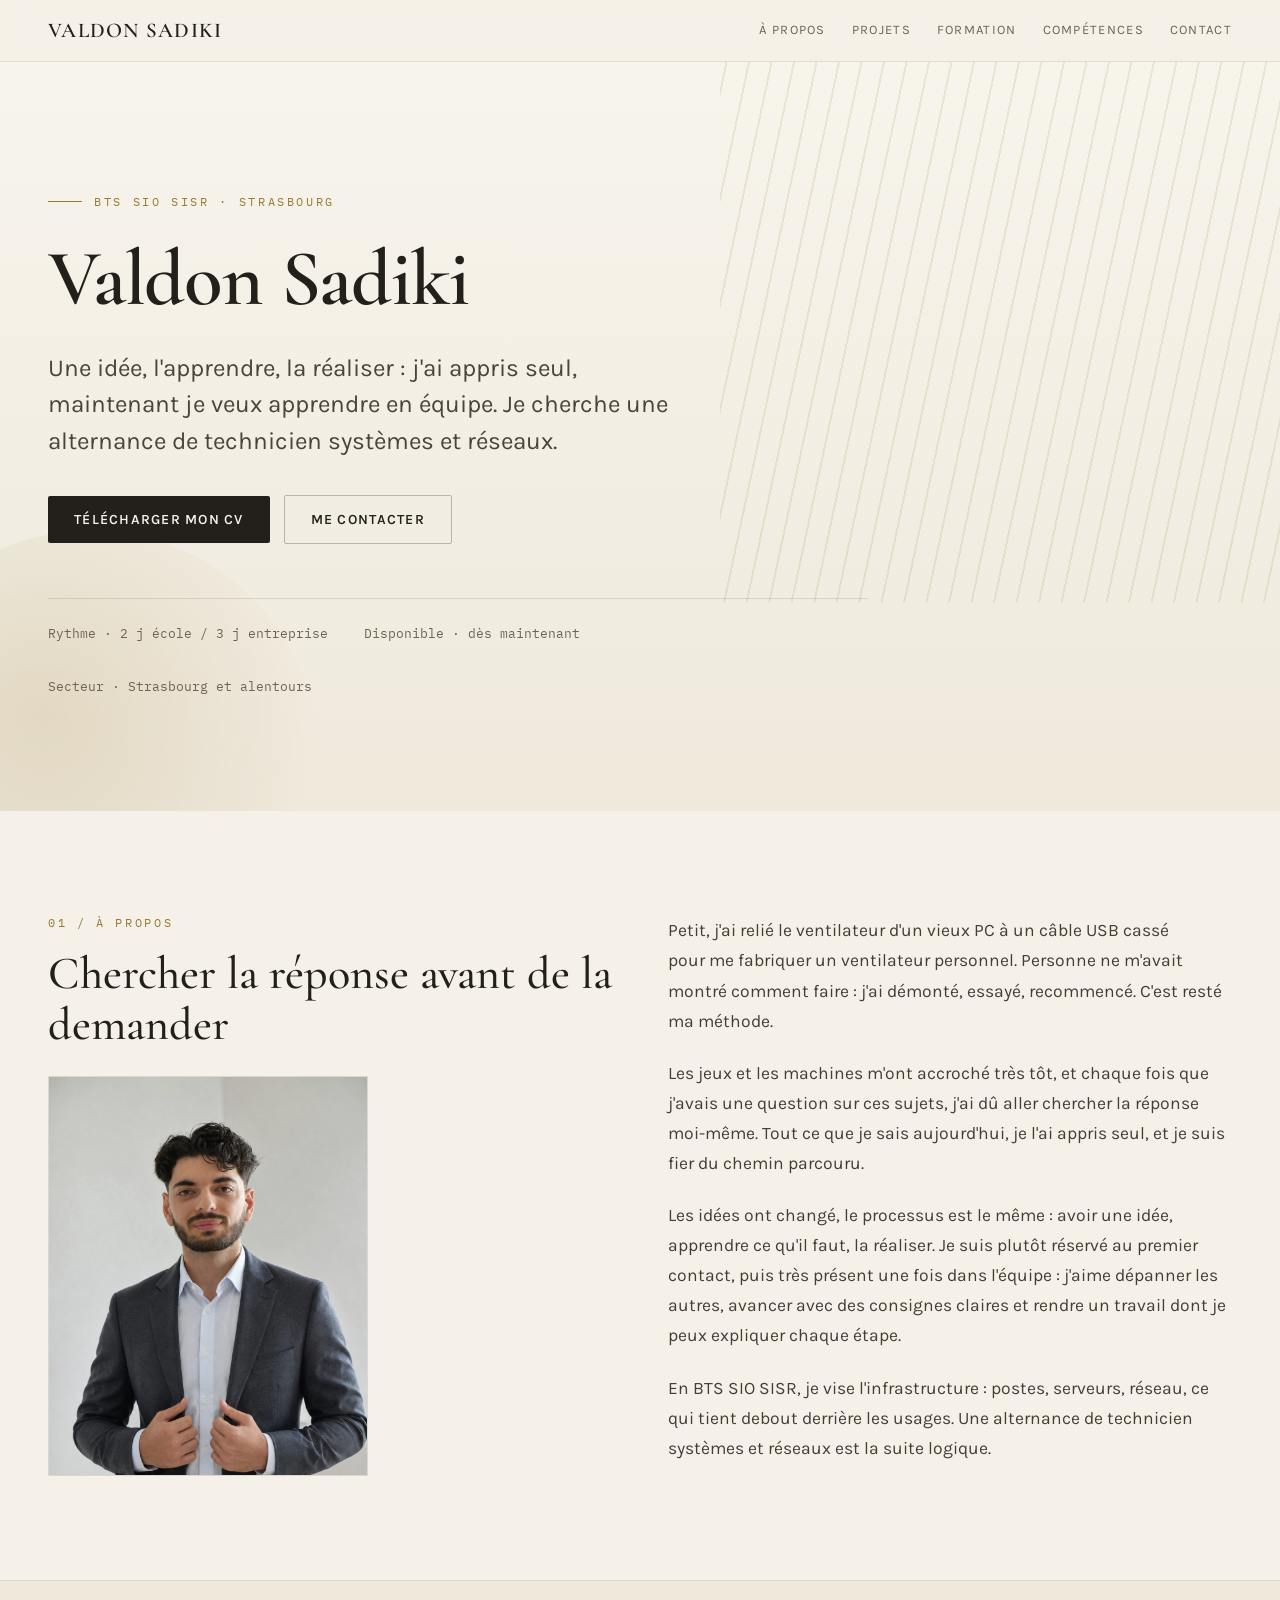
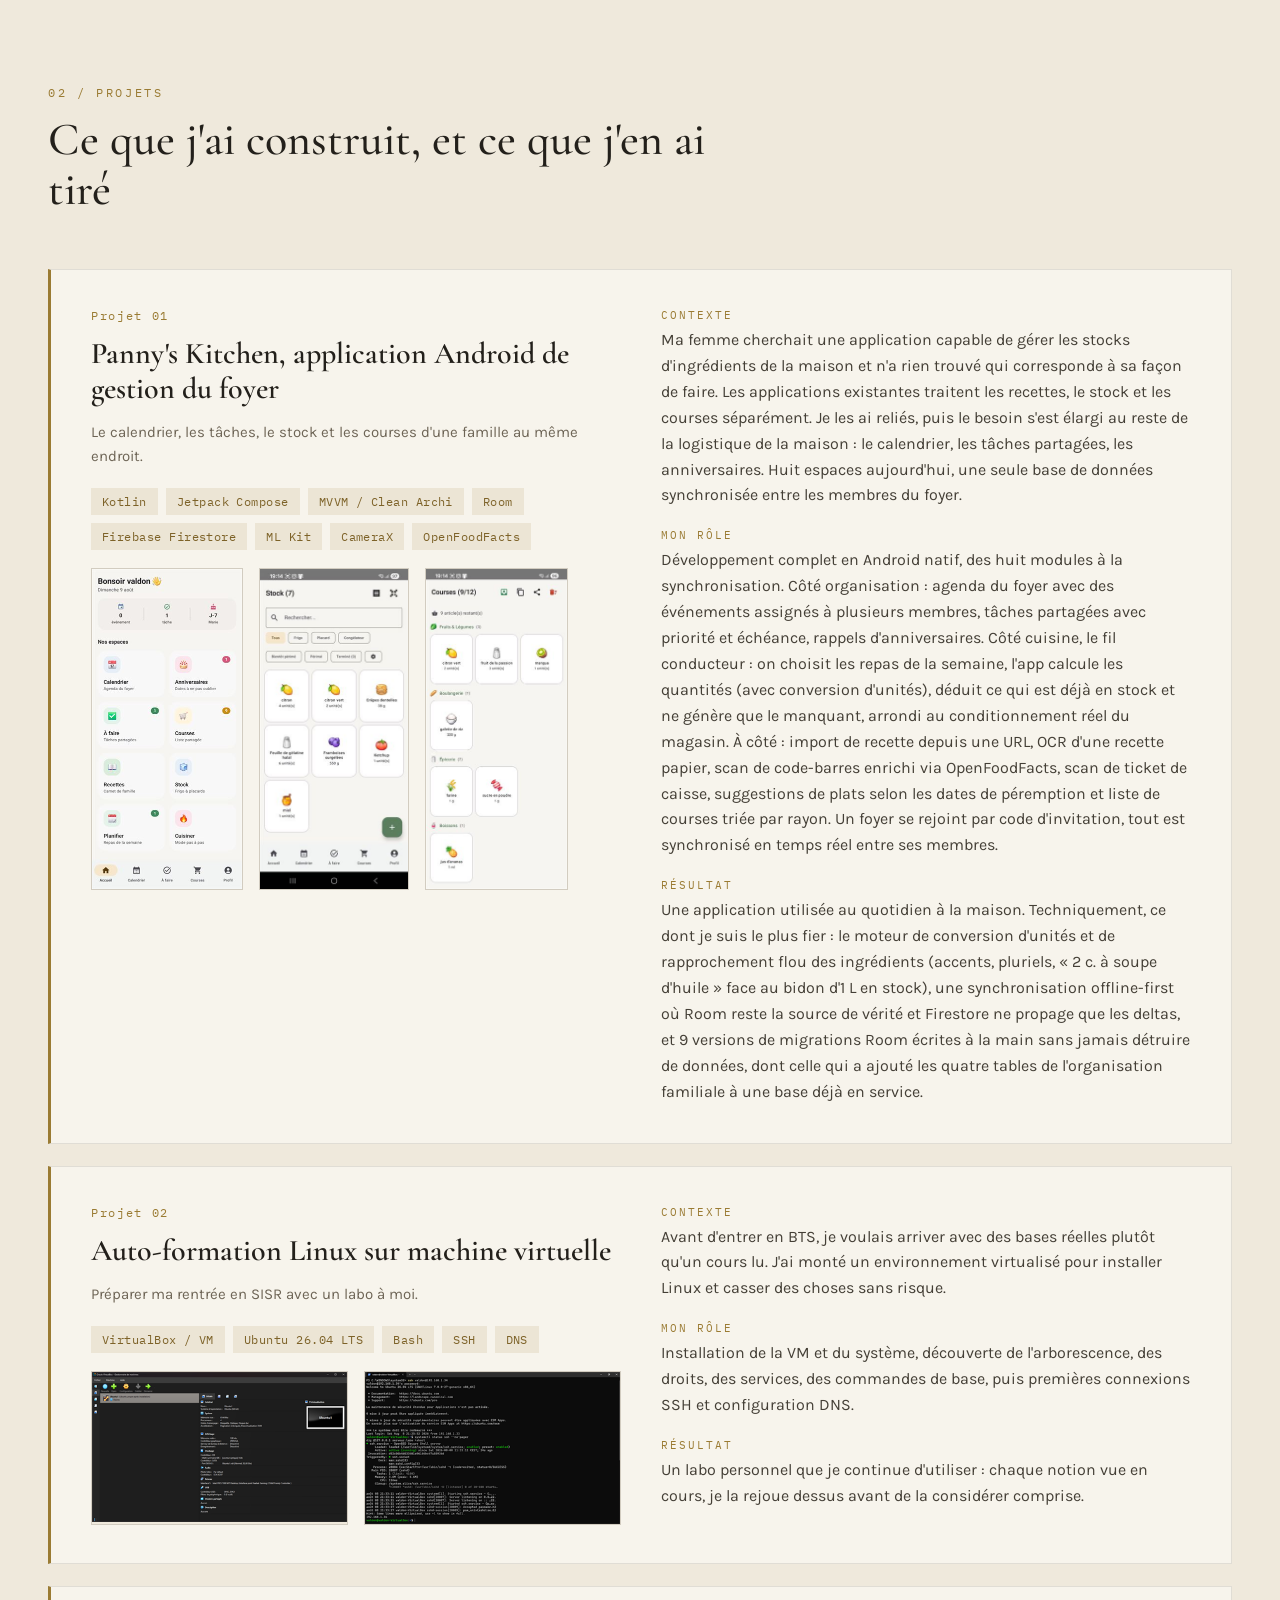
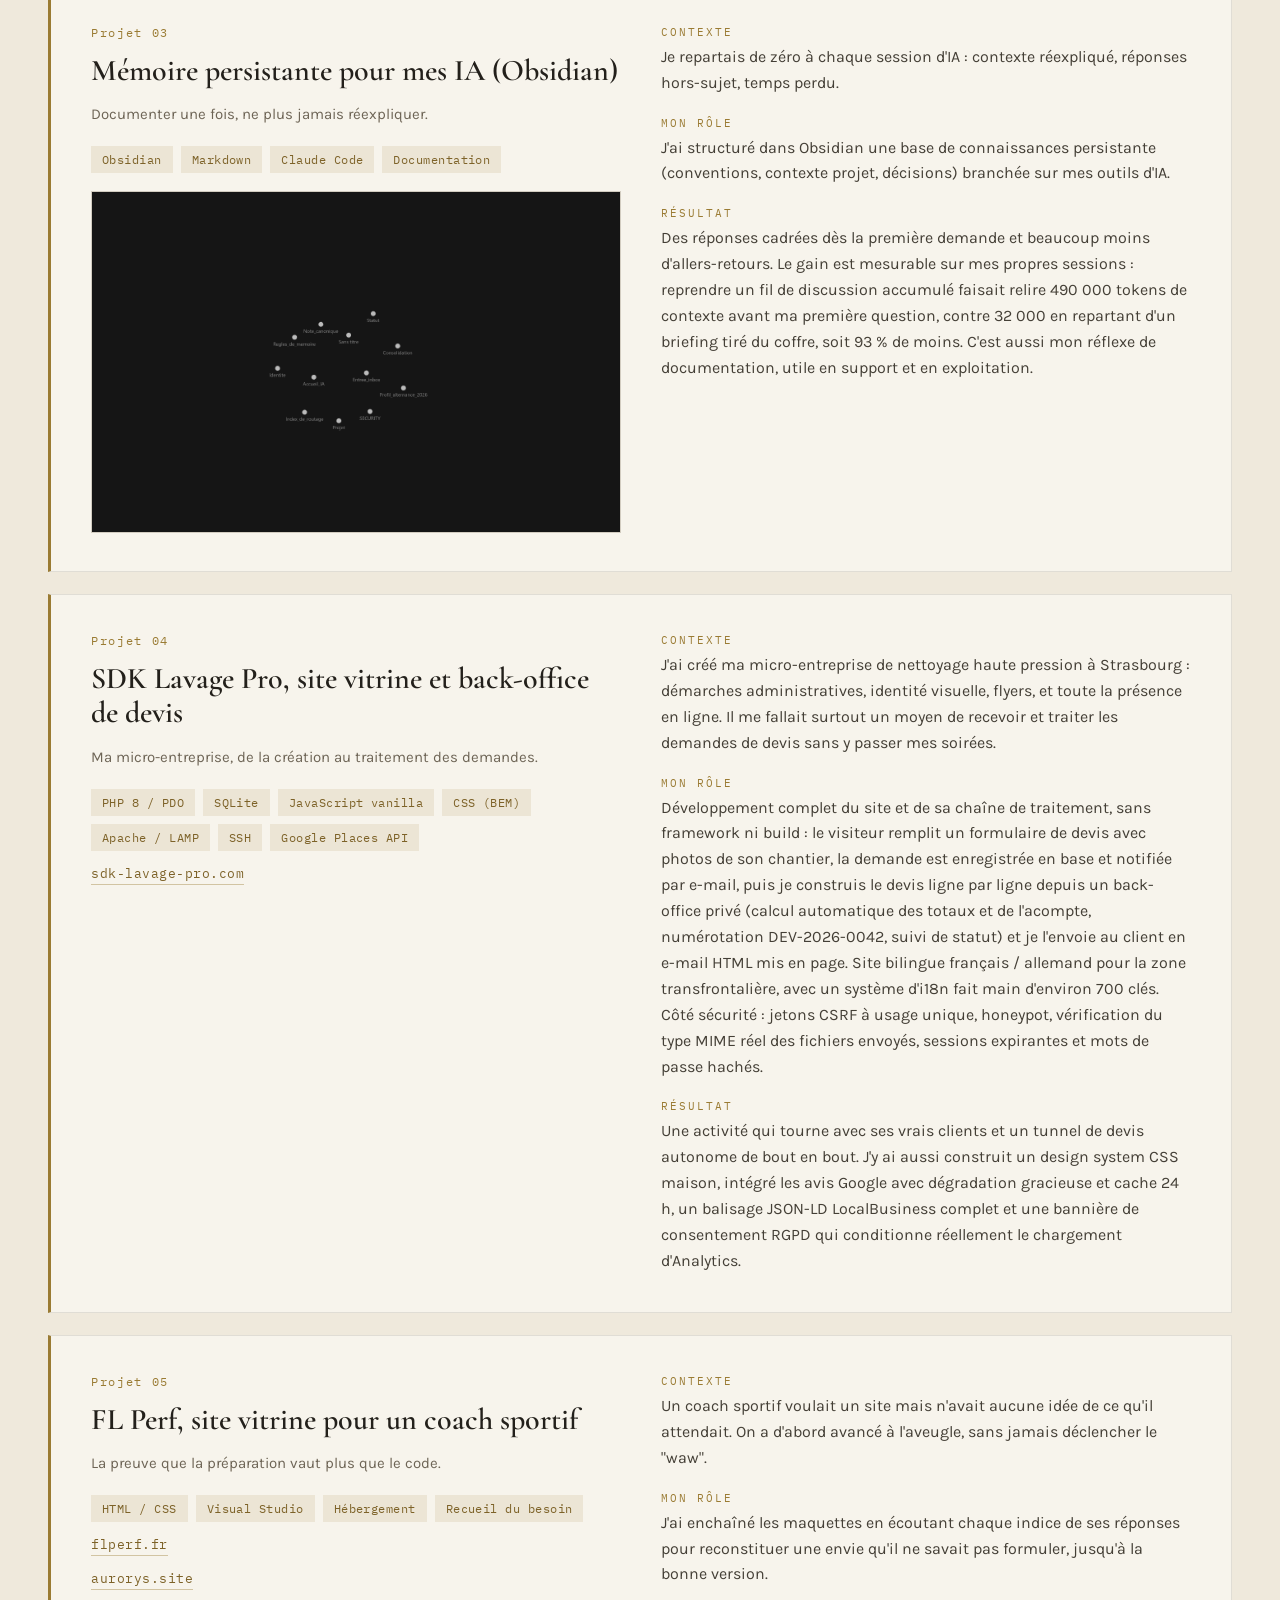
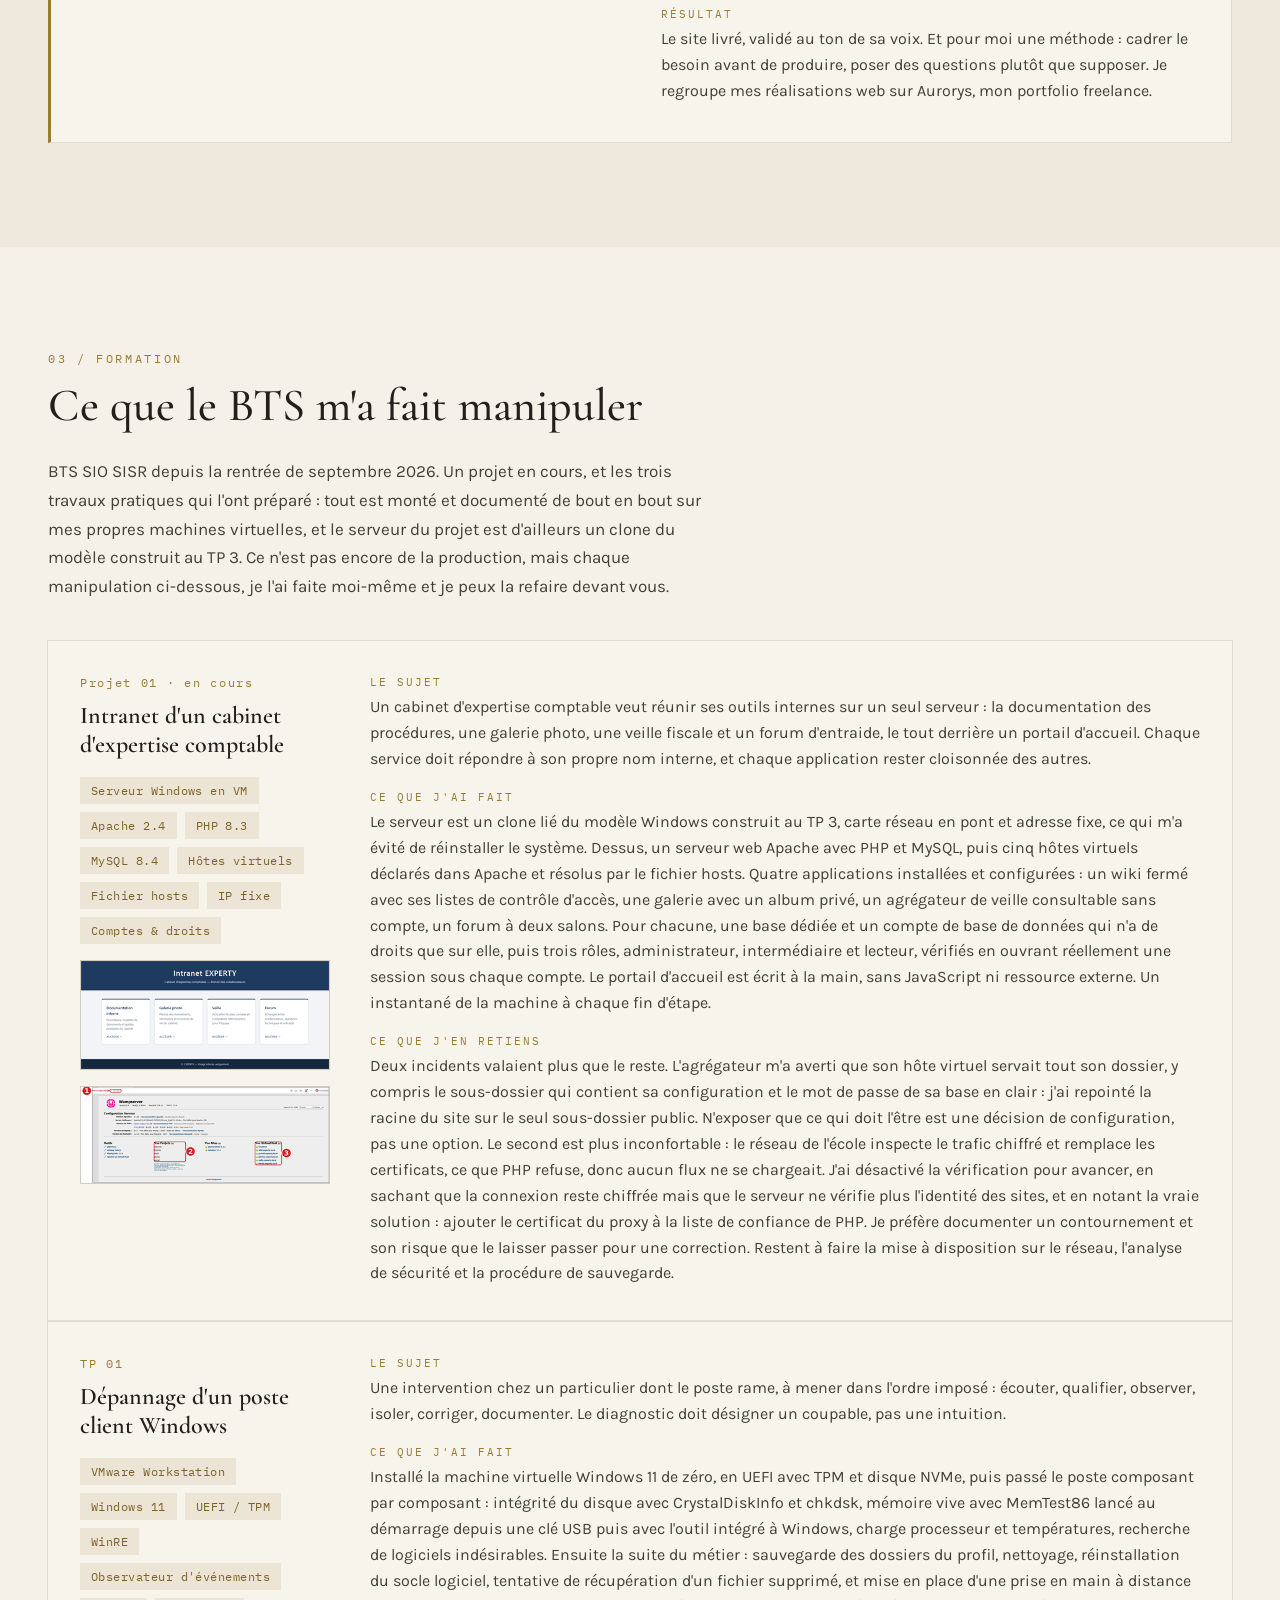
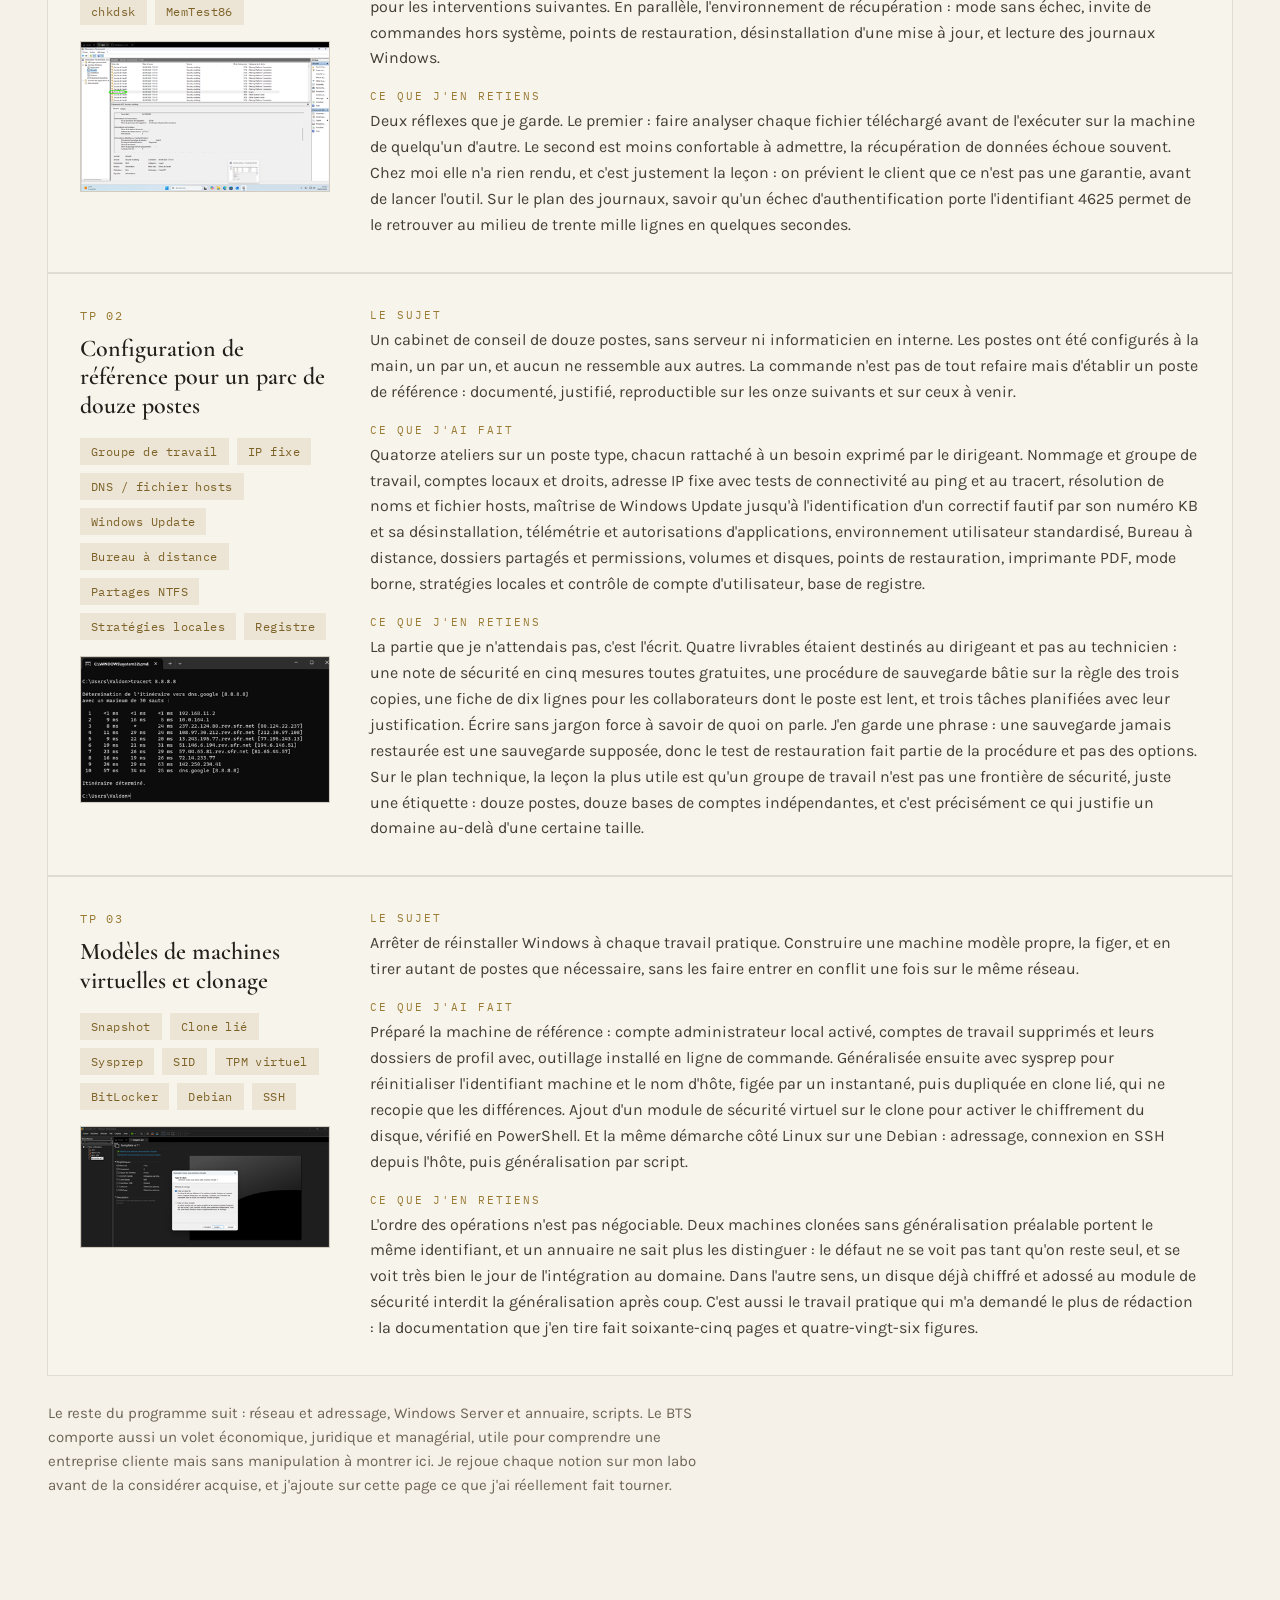
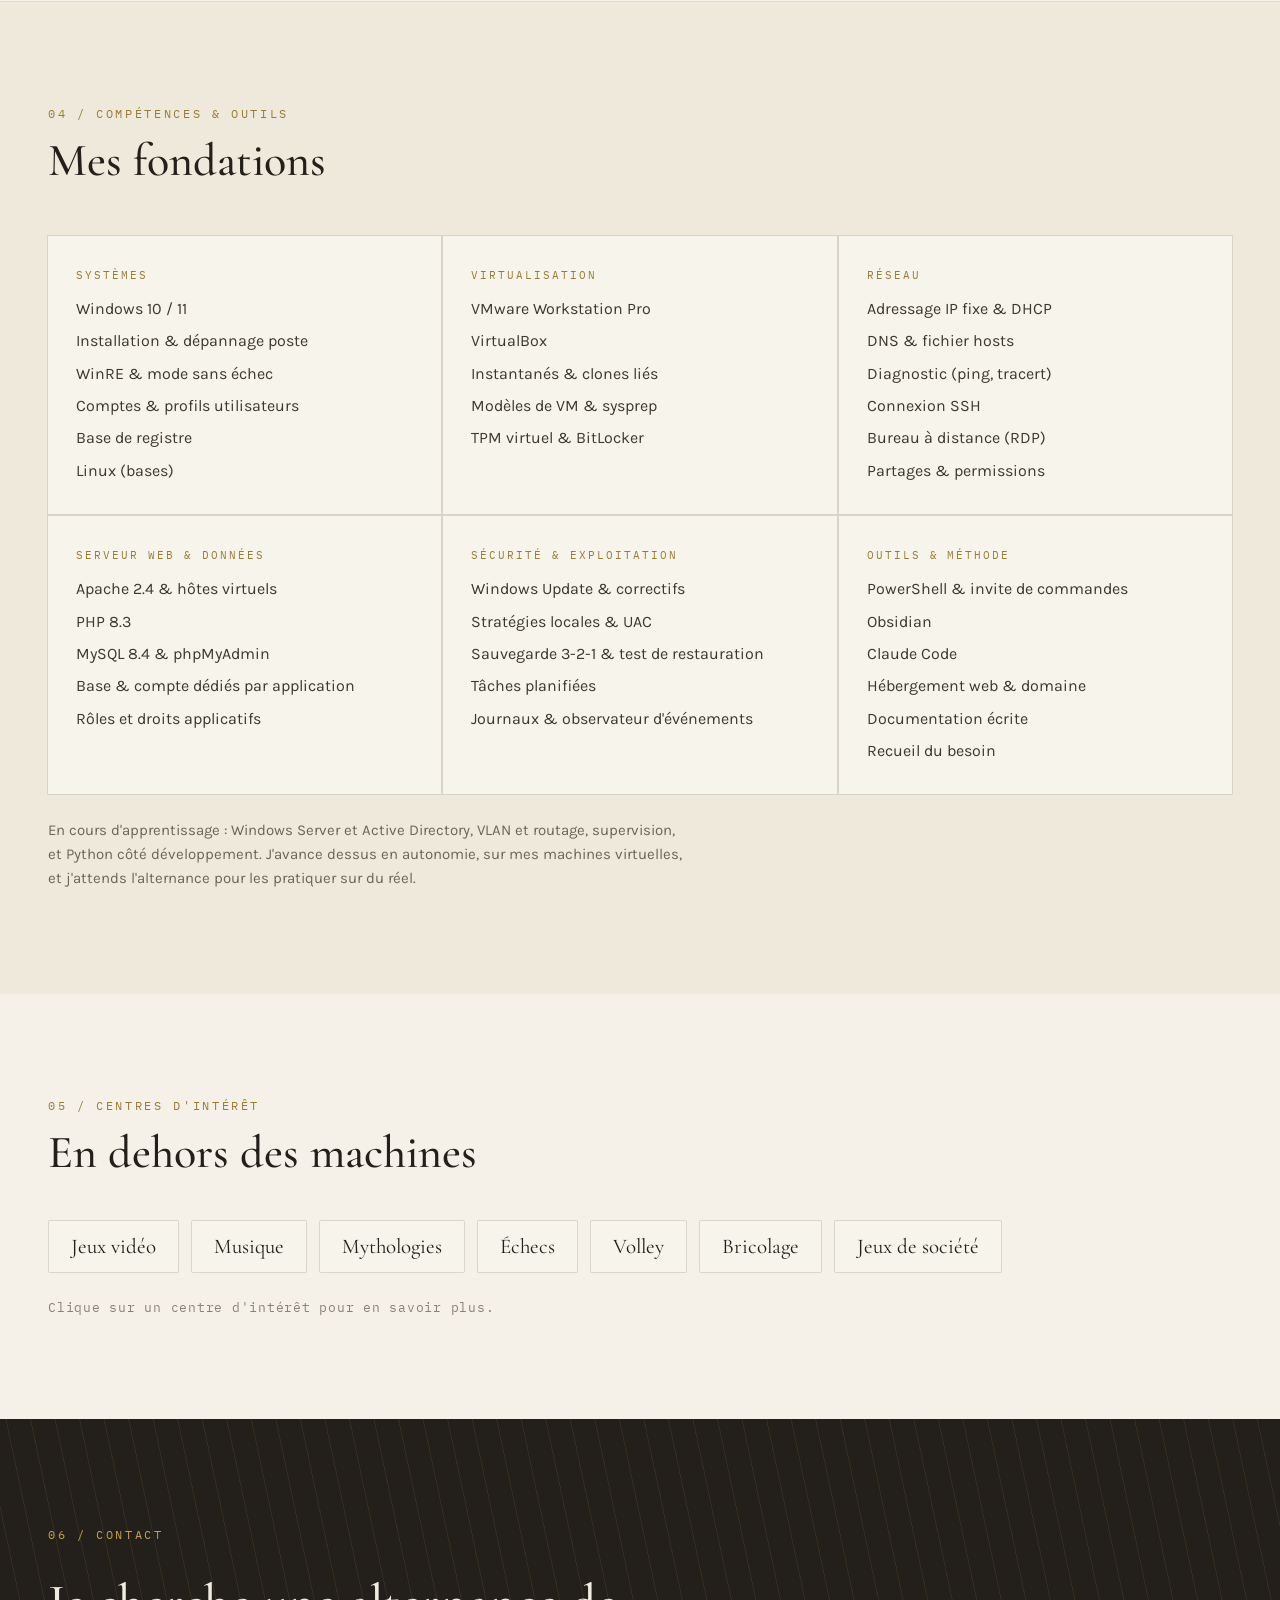
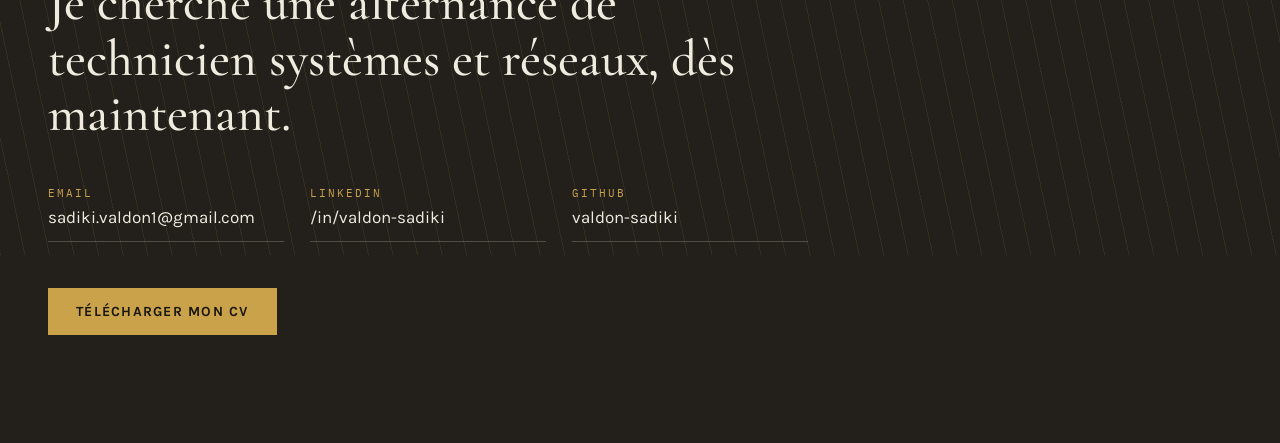
<file: index.html>
<!DOCTYPE html>
<html lang="fr">
<head>
<meta charset="utf-8">
<meta name="viewport" content="width=device-width, initial-scale=1">
<title>Valdon Sadiki | BTS SIO SISR, alternance technicien systèmes et réseaux</title>
<meta name="description" content="Portfolio de Valdon Sadiki, étudiant en BTS SIO SISR à Strasbourg, à la recherche d'une alternance de technicien systèmes et réseaux.">
<link rel="icon" href="media/favicon.svg" type="image/svg+xml">
<link rel="preconnect" href="https://fonts.googleapis.com">
<link rel="preconnect" href="https://fonts.gstatic.com" crossorigin>
<link href="https://fonts.googleapis.com/css2?family=Cormorant+Garamond:wght@400;500;600;700&family=Karla:wght@400;500;600;700&family=Spectral:wght@400;500;600;700&family=IBM+Plex+Sans:wght@400;500;600&family=IBM+Plex+Mono:wght@400;500&display=swap" rel="stylesheet">
<script>document.documentElement.classList.add('js')</script>
<link rel="stylesheet" href="assets/styles.css">
<script src="assets/main.js" defer onerror="document.documentElement.classList.remove('js')"></script>
</head>
<body>

<header class="site-nav">
  <a class="site-nav__brand" href="#a-top">VALDON SADIKI</a>
  <nav class="site-nav__links">
    <a class="site-nav__link" href="#a-propos">À propos</a>
    <a class="site-nav__link" href="#a-projets">Projets</a>
    <a class="site-nav__link" href="#a-formation">Formation</a>
    <a class="site-nav__link" href="#a-competences">Compétences</a>
    <a class="site-nav__link" href="#a-contact">Contact</a>
  </nav>
</header>

<main>

  <section class="hero" id="a-top">
    <div class="hero__deco hero__deco--stripes" data-parallax="0.18"></div>
    <div class="hero__deco hero__deco--glow" data-parallax="-0.1"></div>
    <div class="hero__inner">
      <p class="hero__eyebrow" data-reveal><span class="hero__rule"></span><span>BTS SIO SISR · Strasbourg</span></p>
      <h1 class="hero__title" data-reveal>Valdon Sadiki</h1>
      <p class="hero__lead" data-reveal>Une idée, l'apprendre, la réaliser : j'ai appris seul, maintenant je veux apprendre en équipe. Je cherche une alternance de technicien systèmes et réseaux.</p>
      <div class="hero__actions" data-reveal>
        <a class="btn btn--solid" href="media/cv.pdf" download="CV_Valdon_Sadiki_alternance_SISR.pdf">Télécharger mon CV</a>
        <a class="btn btn--outline" href="https://mail.google.com/mail/?view=cm&amp;fs=1&amp;to=sadiki.valdon1@gmail.com&amp;su=Alternance%20technicien%20syst%C3%A8mes%20et%20r%C3%A9seaux" target="_blank" rel="noopener">Me contacter</a>
      </div>
      <p class="hero__meta" data-reveal>
        <span class="hero__meta-item">Rythme · 2 j école / 3 j entreprise</span>
        <span class="hero__meta-item">Disponible · dès maintenant</span>
        <span class="hero__meta-item">Secteur · Strasbourg et alentours</span>
      </p>
    </div>
  </section>

  <section class="section section--light" id="a-propos">
    <div class="about">
      <div class="about__col" data-reveal>
        <p class="section__eyebrow">01 / À propos</p>
        <h2 class="section__title">Chercher la réponse avant de la demander</h2>
        <img class="about__photo" src="media/photo-pro.jpg" alt="Valdon Sadiki" width="320" height="400">
      </div>
      <div class="about__text" data-reveal>
        <p class="about__para">Petit, j'ai relié le ventilateur d'un vieux PC à un câble USB cassé pour me fabriquer un ventilateur personnel. Personne ne m'avait montré comment faire : j'ai démonté, essayé, recommencé. C'est resté ma méthode.</p>
        <p class="about__para">Les jeux et les machines m'ont accroché très tôt, et chaque fois que j'avais une question sur ces sujets, j'ai dû aller chercher la réponse moi-même. Tout ce que je sais aujourd'hui, je l'ai appris seul, et je suis fier du chemin parcouru.</p>
        <p class="about__para">Les idées ont changé, le processus est le même : avoir une idée, apprendre ce qu'il faut, la réaliser. Je suis plutôt réservé au premier contact, puis très présent une fois dans l'équipe : j'aime dépanner les autres, avancer avec des consignes claires et rendre un travail dont je peux expliquer chaque étape.</p>
        <p class="about__para">En BTS SIO SISR, je vise l'infrastructure : postes, serveurs, réseau, ce qui tient debout derrière les usages. Une alternance de technicien systèmes et réseaux est la suite logique.</p>
      </div>
    </div>
  </section>

  <section class="section section--alt" id="a-projets">
    <div class="section__head projects__head" data-reveal>
      <p class="section__eyebrow">02 / Projets</p>
      <h2 class="section__title">Ce que j'ai construit, et ce que j'en ai tiré</h2>
    </div>
    <div class="projects">

      <article class="project" data-reveal>
        <div class="project__side">
          <span class="project__num">Projet 01</span>
          <h3 class="project__title">Panny's Kitchen, application Android de gestion du foyer</h3>
          <p class="project__kicker">Le calendrier, les tâches, le stock et les courses d'une famille au même endroit.</p>
          <div class="project__tools">
            <span class="tag">Kotlin</span>
            <span class="tag">Jetpack Compose</span>
            <span class="tag">MVVM / Clean Archi</span>
            <span class="tag">Room</span>
            <span class="tag">Firebase Firestore</span>
            <span class="tag">ML Kit</span>
            <span class="tag">CameraX</span>
            <span class="tag">OpenFoodFacts</span>
          </div>
          <div class="project__shots">
            <a class="shot" href="media/pannys-accueil.jpg" data-lightbox>
              <img src="media/pannys-accueil-thumb.jpg" alt="Accueil de Panny's Kitchen : le résumé du jour du foyer (événements, tâches en attente, prochain anniversaire) puis la grille des huit espaces avec leurs compteurs, de Calendrier et Anniversaires à Recettes, Stock, Planifier et Cuisiner" width="300" height="639" loading="lazy">
            </a>
            <a class="shot" href="media/pannys-stock.jpg" data-lightbox>
              <img src="media/pannys-stock-thumb.jpg" alt="Écran Stock de Panny's Kitchen : les produits du foyer en grille, chacun avec son emoji et sa quantité, et des filtres par emplacement et par date de péremption" width="300" height="650" loading="lazy">
            </a>
            <a class="shot" href="media/pannys-courses.jpg" data-lightbox>
              <img src="media/pannys-courses-thumb.jpg" alt="Écran Courses de Panny's Kitchen : la liste partagée triée par rayon de magasin (Fruits et légumes, Boulangerie, Épicerie, Boissons), chaque article portant son emoji et la quantité à acheter" width="300" height="681" loading="lazy">
            </a>
          </div>
        </div>
        <div class="project__body">
          <div class="field">
            <span class="field__label">Contexte</span>
            <p class="field__text">Ma femme cherchait une application capable de gérer les stocks d'ingrédients de la maison et n'a rien trouvé qui corresponde à sa façon de faire. Les applications existantes traitent les recettes, le stock et les courses séparément. Je les ai reliés, puis le besoin s'est élargi au reste de la logistique de la maison : le calendrier, les tâches partagées, les anniversaires. Huit espaces aujourd'hui, une seule base de données synchronisée entre les membres du foyer.</p>
          </div>
          <div class="field">
            <span class="field__label">Mon rôle</span>
            <p class="field__text">Développement complet en Android natif, des huit modules à la synchronisation. Côté organisation : agenda du foyer avec des événements assignés à plusieurs membres, tâches partagées avec priorité et échéance, rappels d'anniversaires. Côté cuisine, le fil conducteur : on choisit les repas de la semaine, l'app calcule les quantités (avec conversion d'unités), déduit ce qui est déjà en stock et ne génère que le manquant, arrondi au conditionnement réel du magasin. À côté : import de recette depuis une URL, OCR d'une recette papier, scan de code-barres enrichi via OpenFoodFacts, scan de ticket de caisse, suggestions de plats selon les dates de péremption et liste de courses triée par rayon. Un foyer se rejoint par code d'invitation, tout est synchronisé en temps réel entre ses membres.</p>
          </div>
          <div class="field">
            <span class="field__label">Résultat</span>
            <p class="field__text">Une application utilisée au quotidien à la maison. Techniquement, ce dont je suis le plus fier : le moteur de conversion d'unités et de rapprochement flou des ingrédients (accents, pluriels, « 2 c. à soupe d'huile » face au bidon d'1 L en stock), une synchronisation offline-first où Room reste la source de vérité et Firestore ne propage que les deltas, et 9 versions de migrations Room écrites à la main sans jamais détruire de données, dont celle qui a ajouté les quatre tables de l'organisation familiale à une base déjà en service.</p>
          </div>
        </div>
      </article>

      <article class="project" data-reveal>
        <div class="project__side">
          <span class="project__num">Projet 02</span>
          <h3 class="project__title">Auto-formation Linux sur machine virtuelle</h3>
          <p class="project__kicker">Préparer ma rentrée en SISR avec un labo à moi.</p>
          <div class="project__tools">
            <span class="tag">VirtualBox / VM</span>
            <span class="tag">Ubuntu 26.04 LTS</span>
            <span class="tag">Bash</span>
            <span class="tag">SSH</span>
            <span class="tag">DNS</span>
          </div>
          <div class="project__shots">
            <a class="shot shot--land" href="media/vm-config.png" data-lightbox>
              <img src="media/vm-config-thumb.png" alt="Configuration de la machine virtuelle dans VirtualBox : Ubuntu 64 bits, 6 Go de mémoire vive, 4 processeurs, disque de 30 Go et carte réseau en accès par pont" width="400" height="235" loading="lazy">
            </a>
            <a class="shot shot--land" href="media/vm-ssh.png" data-lightbox>
              <img src="media/vm-ssh-thumb.png" alt="Session SSH ouverte depuis Windows vers la machine virtuelle : le service ssh est actif et activé au démarrage, et une requête dig résout le nom serveur.labo configuré dans dnsmasq" width="400" height="238" loading="lazy">
            </a>
          </div>
        </div>
        <div class="project__body">
          <div class="field">
            <span class="field__label">Contexte</span>
            <p class="field__text">Avant d'entrer en BTS, je voulais arriver avec des bases réelles plutôt qu'un cours lu. J'ai monté un environnement virtualisé pour installer Linux et casser des choses sans risque.</p>
          </div>
          <div class="field">
            <span class="field__label">Mon rôle</span>
            <p class="field__text">Installation de la VM et du système, découverte de l'arborescence, des droits, des services, des commandes de base, puis premières connexions SSH et configuration DNS.</p>
          </div>
          <div class="field">
            <span class="field__label">Résultat</span>
            <p class="field__text">Un labo personnel que je continue d'utiliser : chaque notion vue en cours, je la rejoue dessus avant de la considérer comprise.</p>
          </div>
        </div>
      </article>

      <article class="project" data-reveal>
        <div class="project__side">
          <span class="project__num">Projet 03</span>
          <h3 class="project__title">Mémoire persistante pour mes IA (Obsidian)</h3>
          <p class="project__kicker">Documenter une fois, ne plus jamais réexpliquer.</p>
          <div class="project__tools">
            <span class="tag">Obsidian</span>
            <span class="tag">Markdown</span>
            <span class="tag">Claude Code</span>
            <span class="tag">Documentation</span>
          </div>
          <div class="project__shots">
            <a class="shot shot--wide" href="media/obsidian-graph.gif" data-lightbox>
              <img src="media/obsidian-graph.gif" alt="Vue graphique du coffre Obsidian : les notes se relient progressivement pour former un réseau" width="1284" height="826" loading="lazy">
            </a>
          </div>
        </div>
        <div class="project__body">
          <div class="field">
            <span class="field__label">Contexte</span>
            <p class="field__text">Je repartais de zéro à chaque session d'IA : contexte réexpliqué, réponses hors-sujet, temps perdu.</p>
          </div>
          <div class="field">
            <span class="field__label">Mon rôle</span>
            <p class="field__text">J'ai structuré dans Obsidian une base de connaissances persistante (conventions, contexte projet, décisions) branchée sur mes outils d'IA.</p>
          </div>
          <div class="field">
            <span class="field__label">Résultat</span>
            <p class="field__text">Des réponses cadrées dès la première demande et beaucoup moins d'allers-retours. Le gain est mesurable sur mes propres sessions : reprendre un fil de discussion accumulé faisait relire 490 000 tokens de contexte avant ma première question, contre 32 000 en repartant d'un briefing tiré du coffre, soit 93 % de moins. C'est aussi mon réflexe de documentation, utile en support et en exploitation.</p>
          </div>
        </div>
      </article>

      <article class="project" data-reveal>
        <div class="project__side">
          <span class="project__num">Projet 04</span>
          <h3 class="project__title">SDK Lavage Pro, site vitrine et back-office de devis</h3>
          <p class="project__kicker">Ma micro-entreprise, de la création au traitement des demandes.</p>
          <div class="project__tools">
            <span class="tag">PHP 8 / PDO</span>
            <span class="tag">SQLite</span>
            <span class="tag">JavaScript vanilla</span>
            <span class="tag">CSS (BEM)</span>
            <span class="tag">Apache / LAMP</span>
            <span class="tag">SSH</span>
            <span class="tag">Google Places API</span>
          </div>
          <a class="project__link" href="https://sdk-lavage-pro.com/" target="_blank" rel="noopener">sdk-lavage-pro.com</a>
        </div>
        <div class="project__body">
          <div class="field">
            <span class="field__label">Contexte</span>
            <p class="field__text">J'ai créé ma micro-entreprise de nettoyage haute pression à Strasbourg : démarches administratives, identité visuelle, flyers, et toute la présence en ligne. Il me fallait surtout un moyen de recevoir et traiter les demandes de devis sans y passer mes soirées.</p>
          </div>
          <div class="field">
            <span class="field__label">Mon rôle</span>
            <p class="field__text">Développement complet du site et de sa chaîne de traitement, sans framework ni build : le visiteur remplit un formulaire de devis avec photos de son chantier, la demande est enregistrée en base et notifiée par e-mail, puis je construis le devis ligne par ligne depuis un back-office privé (calcul automatique des totaux et de l'acompte, numérotation DEV-2026-0042, suivi de statut) et je l'envoie au client en e-mail HTML mis en page. Site bilingue français / allemand pour la zone transfrontalière, avec un système d'i18n fait main d'environ 700 clés. Côté sécurité : jetons CSRF à usage unique, honeypot, vérification du type MIME réel des fichiers envoyés, sessions expirantes et mots de passe hachés.</p>
          </div>
          <div class="field">
            <span class="field__label">Résultat</span>
            <p class="field__text">Une activité qui tourne avec ses vrais clients et un tunnel de devis autonome de bout en bout. J'y ai aussi construit un design system CSS maison, intégré les avis Google avec dégradation gracieuse et cache 24 h, un balisage JSON-LD LocalBusiness complet et une bannière de consentement RGPD qui conditionne réellement le chargement d'Analytics.</p>
          </div>
        </div>
      </article>

      <article class="project" data-reveal>
        <div class="project__side">
          <span class="project__num">Projet 05</span>
          <h3 class="project__title">FL Perf, site vitrine pour un coach sportif</h3>
          <p class="project__kicker">La preuve que la préparation vaut plus que le code.</p>
          <div class="project__tools">
            <span class="tag">HTML / CSS</span>
            <span class="tag">Visual Studio</span>
            <span class="tag">Hébergement</span>
            <span class="tag">Recueil du besoin</span>
          </div>
          <a class="project__link" href="https://flperf.fr/" target="_blank" rel="noopener">flperf.fr</a>
          <a class="project__link" href="https://aurorys.site/" target="_blank" rel="noopener">aurorys.site</a>
        </div>
        <div class="project__body">
          <div class="field">
            <span class="field__label">Contexte</span>
            <p class="field__text">Un coach sportif voulait un site mais n'avait aucune idée de ce qu'il attendait. On a d'abord avancé à l'aveugle, sans jamais déclencher le "waw".</p>
          </div>
          <div class="field">
            <span class="field__label">Mon rôle</span>
            <p class="field__text">J'ai enchaîné les maquettes en écoutant chaque indice de ses réponses pour reconstituer une envie qu'il ne savait pas formuler, jusqu'à la bonne version.</p>
          </div>
          <div class="field">
            <span class="field__label">Résultat</span>
            <p class="field__text">Le site livré, validé au ton de sa voix. Et pour moi une méthode : cadrer le besoin avant de produire, poser des questions plutôt que supposer. Je regroupe mes réalisations web sur Aurorys, mon portfolio freelance.</p>
          </div>
        </div>
      </article>

    </div>
  </section>

  <section class="section section--light" id="a-formation">
    <div class="section__head training__head" data-reveal>
      <p class="section__eyebrow">03 / Formation</p>
      <h2 class="section__title">Ce que le BTS m'a fait manipuler</h2>
    </div>
    <p class="training__intro" data-reveal>BTS SIO SISR depuis la rentrée de septembre 2026. Un projet en cours, et les trois travaux pratiques qui l'ont préparé : tout est monté et documenté de bout en bout sur mes propres machines virtuelles, et le serveur du projet est d'ailleurs un clone du modèle construit au TP 3. Ce n'est pas encore de la production, mais chaque manipulation ci-dessous, je l'ai faite moi-même et je peux la refaire devant vous.</p>
    <div class="training">

      <article class="training__item" data-reveal>
        <div class="training__side">
          <span class="training__num">Projet 01 · en cours</span>
          <h3 class="training__title">Intranet d'un cabinet d'expertise comptable</h3>
          <div class="project__tools">
            <span class="tag">Serveur Windows en VM</span>
            <span class="tag">Apache 2.4</span>
            <span class="tag">PHP 8.3</span>
            <span class="tag">MySQL 8.4</span>
            <span class="tag">Hôtes virtuels</span>
            <span class="tag">Fichier hosts</span>
            <span class="tag">IP fixe</span>
            <span class="tag">Comptes &amp; droits</span>
          </div>
          <div class="training__shots">
            <a class="shot shot--land" href="media/intranet-portail.png" data-lightbox>
              <img src="media/intranet-portail-thumb.png" alt="Portail d'accueil de l'intranet EXPERTY : un bandeau bleu marine au titre du cabinet, puis quatre cartes menant à la documentation interne, à la galerie photo, à la veille et au forum, chacune décrite en une phrase et terminée par un lien Accéder" width="400" height="175" loading="lazy">
            </a>
            <a class="shot shot--land" href="media/intranet-vhosts.png" data-lightbox>
              <img src="media/intranet-vhosts-thumb.png" alt="Page d'accueil de WampServer sur le serveur : Apache 2.4.65, PHP 8.3.28 et MySQL 8.4.7, les cinq dossiers de sites et les six hôtes virtuels reconnus sans erreur, dont wiki, portail, photos, veille et forum en experty.local" width="400" height="155" loading="lazy">
            </a>
          </div>
        </div>
        <div class="training__body">
          <div class="field">
            <span class="field__label">Le sujet</span>
            <p class="field__text">Un cabinet d'expertise comptable veut réunir ses outils internes sur un seul serveur : la documentation des procédures, une galerie photo, une veille fiscale et un forum d'entraide, le tout derrière un portail d'accueil. Chaque service doit répondre à son propre nom interne, et chaque application rester cloisonnée des autres.</p>
          </div>
          <div class="field">
            <span class="field__label">Ce que j'ai fait</span>
            <p class="field__text">Le serveur est un clone lié du modèle Windows construit au TP 3, carte réseau en pont et adresse fixe, ce qui m'a évité de réinstaller le système. Dessus, un serveur web Apache avec PHP et MySQL, puis cinq hôtes virtuels déclarés dans Apache et résolus par le fichier hosts. Quatre applications installées et configurées : un wiki fermé avec ses listes de contrôle d'accès, une galerie avec un album privé, un agrégateur de veille consultable sans compte, un forum à deux salons. Pour chacune, une base dédiée et un compte de base de données qui n'a de droits que sur elle, puis trois rôles, administrateur, intermédiaire et lecteur, vérifiés en ouvrant réellement une session sous chaque compte. Le portail d'accueil est écrit à la main, sans JavaScript ni ressource externe. Un instantané de la machine à chaque fin d'étape.</p>
          </div>
          <div class="field">
            <span class="field__label">Ce que j'en retiens</span>
            <p class="field__text">Deux incidents valaient plus que le reste. L'agrégateur m'a averti que son hôte virtuel servait tout son dossier, y compris le sous-dossier qui contient sa configuration et le mot de passe de sa base en clair : j'ai repointé la racine du site sur le seul sous-dossier public. N'exposer que ce qui doit l'être est une décision de configuration, pas une option. Le second est plus inconfortable : le réseau de l'école inspecte le trafic chiffré et remplace les certificats, ce que PHP refuse, donc aucun flux ne se chargeait. J'ai désactivé la vérification pour avancer, en sachant que la connexion reste chiffrée mais que le serveur ne vérifie plus l'identité des sites, et en notant la vraie solution : ajouter le certificat du proxy à la liste de confiance de PHP. Je préfère documenter un contournement et son risque que le laisser passer pour une correction. Restent à faire la mise à disposition sur le réseau, l'analyse de sécurité et la procédure de sauvegarde.</p>
          </div>
        </div>
      </article>

      <article class="training__item" data-reveal>
        <div class="training__side">
          <span class="training__num">TP 01</span>
          <h3 class="training__title">Dépannage d'un poste client Windows</h3>
          <div class="project__tools">
            <span class="tag">VMware Workstation</span>
            <span class="tag">Windows 11</span>
            <span class="tag">UEFI / TPM</span>
            <span class="tag">WinRE</span>
            <span class="tag">Observateur d'événements</span>
            <span class="tag">chkdsk</span>
            <span class="tag">MemTest86</span>
          </div>
          <div class="training__shots">
            <a class="shot shot--land" href="media/evt-4625.png" data-lightbox>
              <img src="media/evt-4625-thumb.png" alt="Observateur d'événements sur le poste ClientTP1 : dans le journal Sécurité qui compte 31 026 entrées, l'unique échec d'ouverture de session est isolé et son détail affiché, événement 4625, sous-état 0xC0000380" width="400" height="240" loading="lazy">
            </a>
          </div>
        </div>
        <div class="training__body">
          <div class="field">
            <span class="field__label">Le sujet</span>
            <p class="field__text">Une intervention chez un particulier dont le poste rame, à mener dans l'ordre imposé : écouter, qualifier, observer, isoler, corriger, documenter. Le diagnostic doit désigner un coupable, pas une intuition.</p>
          </div>
          <div class="field">
            <span class="field__label">Ce que j'ai fait</span>
            <p class="field__text">Installé la machine virtuelle Windows 11 de zéro, en UEFI avec TPM et disque NVMe, puis passé le poste composant par composant : intégrité du disque avec CrystalDiskInfo et chkdsk, mémoire vive avec MemTest86 lancé au démarrage depuis une clé USB puis avec l'outil intégré à Windows, charge processeur et températures, recherche de logiciels indésirables. Ensuite la suite du métier : sauvegarde des dossiers du profil, nettoyage, réinstallation du socle logiciel, tentative de récupération d'un fichier supprimé, et mise en place d'une prise en main à distance pour les interventions suivantes. En parallèle, l'environnement de récupération : mode sans échec, invite de commandes hors système, points de restauration, désinstallation d'une mise à jour, et lecture des journaux Windows.</p>
          </div>
          <div class="field">
            <span class="field__label">Ce que j'en retiens</span>
            <p class="field__text">Deux réflexes que je garde. Le premier : faire analyser chaque fichier téléchargé avant de l'exécuter sur la machine de quelqu'un d'autre. Le second est moins confortable à admettre, la récupération de données échoue souvent. Chez moi elle n'a rien rendu, et c'est justement la leçon : on prévient le client que ce n'est pas une garantie, avant de lancer l'outil. Sur le plan des journaux, savoir qu'un échec d'authentification porte l'identifiant 4625 permet de le retrouver au milieu de trente mille lignes en quelques secondes.</p>
          </div>
        </div>
      </article>

      <article class="training__item" data-reveal>
        <div class="training__side">
          <span class="training__num">TP 02</span>
          <h3 class="training__title">Configuration de référence pour un parc de douze postes</h3>
          <div class="project__tools">
            <span class="tag">Groupe de travail</span>
            <span class="tag">IP fixe</span>
            <span class="tag">DNS / fichier hosts</span>
            <span class="tag">Windows Update</span>
            <span class="tag">Bureau à distance</span>
            <span class="tag">Partages NTFS</span>
            <span class="tag">Stratégies locales</span>
            <span class="tag">Registre</span>
          </div>
          <div class="training__shots">
            <a class="shot shot--land" href="media/tracert.png" data-lightbox>
              <img src="media/tracert-thumb.png" alt="Invite de commandes : un tracert vers 8.8.8.8 atteint dns.google en dix sauts, avec la passerelle du réseau virtuel en premier saut puis cinq routeurs de l'opérateur, et les temps de réponse de chaque étape" width="400" height="234" loading="lazy">
            </a>
          </div>
        </div>
        <div class="training__body">
          <div class="field">
            <span class="field__label">Le sujet</span>
            <p class="field__text">Un cabinet de conseil de douze postes, sans serveur ni informaticien en interne. Les postes ont été configurés à la main, un par un, et aucun ne ressemble aux autres. La commande n'est pas de tout refaire mais d'établir un poste de référence : documenté, justifié, reproductible sur les onze suivants et sur ceux à venir.</p>
          </div>
          <div class="field">
            <span class="field__label">Ce que j'ai fait</span>
            <p class="field__text">Quatorze ateliers sur un poste type, chacun rattaché à un besoin exprimé par le dirigeant. Nommage et groupe de travail, comptes locaux et droits, adresse IP fixe avec tests de connectivité au ping et au tracert, résolution de noms et fichier hosts, maîtrise de Windows Update jusqu'à l'identification d'un correctif fautif par son numéro KB et sa désinstallation, télémétrie et autorisations d'applications, environnement utilisateur standardisé, Bureau à distance, dossiers partagés et permissions, volumes et disques, points de restauration, imprimante PDF, mode borne, stratégies locales et contrôle de compte d'utilisateur, base de registre.</p>
          </div>
          <div class="field">
            <span class="field__label">Ce que j'en retiens</span>
            <p class="field__text">La partie que je n'attendais pas, c'est l'écrit. Quatre livrables étaient destinés au dirigeant et pas au technicien : une note de sécurité en cinq mesures toutes gratuites, une procédure de sauvegarde bâtie sur la règle des trois copies, une fiche de dix lignes pour les collaborateurs dont le poste est lent, et trois tâches planifiées avec leur justification. Écrire sans jargon force à savoir de quoi on parle. J'en garde une phrase : une sauvegarde jamais restaurée est une sauvegarde supposée, donc le test de restauration fait partie de la procédure et pas des options. Sur le plan technique, la leçon la plus utile est qu'un groupe de travail n'est pas une frontière de sécurité, juste une étiquette : douze postes, douze bases de comptes indépendantes, et c'est précisément ce qui justifie un domaine au-delà d'une certaine taille.</p>
          </div>
        </div>
      </article>

      <article class="training__item" data-reveal>
        <div class="training__side">
          <span class="training__num">TP 03</span>
          <h3 class="training__title">Modèles de machines virtuelles et clonage</h3>
          <div class="project__tools">
            <span class="tag">Snapshot</span>
            <span class="tag">Clone lié</span>
            <span class="tag">Sysprep</span>
            <span class="tag">SID</span>
            <span class="tag">TPM virtuel</span>
            <span class="tag">BitLocker</span>
            <span class="tag">Debian</span>
            <span class="tag">SSH</span>
          </div>
          <div class="training__shots">
            <a class="shot shot--land" href="media/vmware-clone.png" data-lightbox>
              <img src="media/vmware-clone-thumb.png" alt="VMware Workstation : l'assistant de clonage ouvert sur la machine modèle template w11, avec l'option clone lié sélectionnée et son explication, à côté de la bibliothèque qui liste les machines virtuelles du poste" width="400" height="193" loading="lazy">
            </a>
          </div>
        </div>
        <div class="training__body">
          <div class="field">
            <span class="field__label">Le sujet</span>
            <p class="field__text">Arrêter de réinstaller Windows à chaque travail pratique. Construire une machine modèle propre, la figer, et en tirer autant de postes que nécessaire, sans les faire entrer en conflit une fois sur le même réseau.</p>
          </div>
          <div class="field">
            <span class="field__label">Ce que j'ai fait</span>
            <p class="field__text">Préparé la machine de référence : compte administrateur local activé, comptes de travail supprimés et leurs dossiers de profil avec, outillage installé en ligne de commande. Généralisée ensuite avec sysprep pour réinitialiser l'identifiant machine et le nom d'hôte, figée par un instantané, puis dupliquée en clone lié, qui ne recopie que les différences. Ajout d'un module de sécurité virtuel sur le clone pour activer le chiffrement du disque, vérifié en PowerShell. Et la même démarche côté Linux sur une Debian : adressage, connexion en SSH depuis l'hôte, puis généralisation par script.</p>
          </div>
          <div class="field">
            <span class="field__label">Ce que j'en retiens</span>
            <p class="field__text">L'ordre des opérations n'est pas négociable. Deux machines clonées sans généralisation préalable portent le même identifiant, et un annuaire ne sait plus les distinguer : le défaut ne se voit pas tant qu'on reste seul, et se voit très bien le jour de l'intégration au domaine. Dans l'autre sens, un disque déjà chiffré et adossé au module de sécurité interdit la généralisation après coup. C'est aussi le travail pratique qui m'a demandé le plus de rédaction : la documentation que j'en tire fait soixante-cinq pages et quatre-vingt-six figures.</p>
          </div>
        </div>
      </article>

    </div>
    <p class="training__note" data-reveal>Le reste du programme suit : réseau et adressage, Windows Server et annuaire, scripts. Le BTS comporte aussi un volet économique, juridique et managérial, utile pour comprendre une entreprise cliente mais sans manipulation à montrer ici. Je rejoue chaque notion sur mon labo avant de la considérer acquise, et j'ajoute sur cette page ce que j'ai réellement fait tourner.</p>
  </section>

  <section class="section section--alt" id="a-competences">
    <div class="section__head skills__head" data-reveal>
      <p class="section__eyebrow">04 / Compétences &amp; outils</p>
      <h2 class="section__title">Mes fondations</h2>
    </div>
    <div class="skills">

      <div class="skill-group" data-reveal>
        <span class="skill-group__label">Systèmes</span>
        <div class="skill-group__items">
          <span class="skill-group__item">Windows 10 / 11</span>
          <span class="skill-group__item">Installation &amp; dépannage poste</span>
          <span class="skill-group__item">WinRE &amp; mode sans échec</span>
          <span class="skill-group__item">Comptes &amp; profils utilisateurs</span>
          <span class="skill-group__item">Base de registre</span>
          <span class="skill-group__item">Linux (bases)</span>
        </div>
      </div>

      <div class="skill-group" data-reveal>
        <span class="skill-group__label">Virtualisation</span>
        <div class="skill-group__items">
          <span class="skill-group__item">VMware Workstation Pro</span>
          <span class="skill-group__item">VirtualBox</span>
          <span class="skill-group__item">Instantanés &amp; clones liés</span>
          <span class="skill-group__item">Modèles de VM &amp; sysprep</span>
          <span class="skill-group__item">TPM virtuel &amp; BitLocker</span>
        </div>
      </div>

      <div class="skill-group" data-reveal>
        <span class="skill-group__label">Réseau</span>
        <div class="skill-group__items">
          <span class="skill-group__item">Adressage IP fixe &amp; DHCP</span>
          <span class="skill-group__item">DNS &amp; fichier hosts</span>
          <span class="skill-group__item">Diagnostic (ping, tracert)</span>
          <span class="skill-group__item">Connexion SSH</span>
          <span class="skill-group__item">Bureau à distance (RDP)</span>
          <span class="skill-group__item">Partages &amp; permissions</span>
        </div>
      </div>

      <div class="skill-group" data-reveal>
        <span class="skill-group__label">Serveur web &amp; données</span>
        <div class="skill-group__items">
          <span class="skill-group__item">Apache 2.4 &amp; hôtes virtuels</span>
          <span class="skill-group__item">PHP 8.3</span>
          <span class="skill-group__item">MySQL 8.4 &amp; phpMyAdmin</span>
          <span class="skill-group__item">Base &amp; compte dédiés par application</span>
          <span class="skill-group__item">Rôles et droits applicatifs</span>
        </div>
      </div>

      <div class="skill-group" data-reveal>
        <span class="skill-group__label">Sécurité &amp; exploitation</span>
        <div class="skill-group__items">
          <span class="skill-group__item">Windows Update &amp; correctifs</span>
          <span class="skill-group__item">Stratégies locales &amp; UAC</span>
          <span class="skill-group__item">Sauvegarde 3-2-1 &amp; test de restauration</span>
          <span class="skill-group__item">Tâches planifiées</span>
          <span class="skill-group__item">Journaux &amp; observateur d'événements</span>
        </div>
      </div>

      <div class="skill-group" data-reveal>
        <span class="skill-group__label">Outils &amp; méthode</span>
        <div class="skill-group__items">
          <span class="skill-group__item">PowerShell &amp; invite de commandes</span>
          <span class="skill-group__item">Obsidian</span>
          <span class="skill-group__item">Claude Code</span>
          <span class="skill-group__item">Hébergement web &amp; domaine</span>
          <span class="skill-group__item">Documentation écrite</span>
          <span class="skill-group__item">Recueil du besoin</span>
        </div>
      </div>

    </div>
    <p class="skills__note" data-reveal>En cours d'apprentissage : Windows Server et Active Directory, VLAN et routage, supervision, et Python côté développement. J'avance dessus en autonomie, sur mes machines virtuelles, et j'attends l'alternance pour les pratiquer sur du réel.</p>
  </section>

  <section class="section section--light" id="a-interets">
    <div class="section__head interests__head" data-reveal>
      <p class="section__eyebrow">05 / Centres d'intérêt</p>
      <h2 class="section__title">En dehors des machines</h2>
    </div>
    <div class="interests" data-interests data-reveal>
      <div class="interests__list">
        <button class="interest-btn" type="button" aria-controls="interet-0">Jeux vidéo</button>
        <button class="interest-btn" type="button" aria-controls="interet-1">Musique</button>
        <button class="interest-btn" type="button" aria-controls="interet-2">Mythologies</button>
        <button class="interest-btn" type="button" aria-controls="interet-3">Échecs</button>
        <button class="interest-btn" type="button" aria-controls="interet-4">Volley</button>
        <button class="interest-btn" type="button" aria-controls="interet-5">Bricolage</button>
        <button class="interest-btn" type="button" aria-controls="interet-6">Jeux de société</button>
      </div>

      <div class="interest-panel" id="interet-0">
        <span class="interest-panel__label">Jeux vidéo</span>
        <p class="interest-panel__text">J'aime à peu près tous les genres. Assassin's Creed et Uncharted me suivent depuis l'enfance, ce sont les licences auxquelles je tiens le plus. À côté, je joue en compétitif sur CS2 et League of Legends, pour le plaisir plus nerveux de la partie disputée.</p>
      </div>
      <div class="interest-panel" id="interet-1">
        <span class="interest-panel__label">Musique</span>
        <p class="interest-panel__text">J'ai grandi avec le rap français bien écrit, celui de Nekfeu, Alpha Wann ou Lefa, où le texte compte autant que l'instrumental. Depuis, j'écoute à peu près tout : du jazz, du piano, de la K-pop. Je ne fais presque rien sans musique.</p>
      </div>
      <div class="interest-panel" id="interet-2">
        <span class="interest-panel__label">Mythologies</span>
        <p class="interest-panel__text">Les récits et leurs personnages me fascinent depuis toujours : dès que j'en entends parler quelque part, je ne peux pas m'empêcher de tendre l'oreille. La mythologie nordique est ma préférée, et l'ambiance de ce site vient directement de là.</p>
      </div>
      <div class="interest-panel" id="interet-3">
        <span class="interest-panel__label">Échecs</span>
        <p class="interest-panel__text">J'ai appris seul, juste pour le loisir, et je fais des parties en ligne dès que j'ai le temps. Mon profil est ouvert à qui veut en lancer une : <a class="interest-panel__link" href="https://www.chess.com/member/valdonira" target="_blank" rel="noopener">valdonira sur Chess.com</a>.</p>
      </div>
      <div class="interest-panel" id="interet-4">
        <span class="interest-panel__label">Volley</span>
        <p class="interest-panel__text">Commencé au lycée pour rendre service, resté par vrai coup de cœur. Je jouais réceptionneur-attaqueur, et je soignais surtout mon placement : lire le jeu adverse assez tôt pour bouger le moins possible et garder toute mon attention sur la finition. J'ai fini par apprendre à attaquer du mauvais bras, histoire de pouvoir reprendre n'importe quelle passe et feinter le bloc.</p>
      </div>
      <div class="interest-panel" id="interet-5">
        <span class="interest-panel__label">Bricolage</span>
        <p class="interest-panel__text">Je tiens ça de mon grand-père : il était très manuel, il savait à peu près tout faire, et j'espère atteindre son niveau un jour. Ma plus belle réalisation pour l'instant, ce sont des cadres de fenêtre grillagés que j'ai fabriqués pour que mes chats puissent prendre l'air sans risque.</p>
      </div>
      <div class="interest-panel" id="interet-6">
        <span class="interest-panel__label">Jeux de société</span>
        <p class="interest-panel__text">Je ne suis pas un grand fêtard, c'est donc mon moyen préféré de passer une soirée entre amis. Ce que j'aime le plus, c'est apprendre les règles d'un jeu pour aller le faire découvrir aux autres ensuite. Cartes, poker, Monopoly, Cluedo : j'aime être celui qui amène le jeu sur la table.</p>
      </div>
    </div>
    <p class="interests__hint" data-reveal>Clique sur un centre d'intérêt pour en savoir plus.</p>
  </section>

  <section class="section contact" id="a-contact">
    <div class="contact__deco" data-parallax="0.14"></div>
    <div class="contact__inner">
      <p class="section__eyebrow contact__eyebrow" data-reveal>06 / Contact</p>
      <h2 class="section__title contact__title" data-reveal>Je cherche une alternance de technicien systèmes et réseaux, dès maintenant.</h2>
      <div class="contact__links" data-reveal>
        <a class="contact-link" href="https://mail.google.com/mail/?view=cm&amp;fs=1&amp;to=sadiki.valdon1@gmail.com&amp;su=Alternance%20technicien%20syst%C3%A8mes%20et%20r%C3%A9seaux" target="_blank" rel="noopener">
          <span class="contact-link__label">Email</span>
          <span class="contact-link__value">sadiki.valdon1@gmail.com</span>
        </a>
        <a class="contact-link" href="https://www.linkedin.com/in/valdon-sadiki/" target="_blank" rel="noopener">
          <span class="contact-link__label">LinkedIn</span>
          <span class="contact-link__value">/in/valdon-sadiki</span>
        </a>
        <a class="contact-link" href="https://github.com/valdon-sadiki" target="_blank" rel="noopener">
          <span class="contact-link__label">GitHub</span>
          <span class="contact-link__value">valdon-sadiki</span>
        </a>
      </div>
      <a class="btn btn--gold" href="media/cv.pdf" download="CV_Valdon_Sadiki_alternance_SISR.pdf" data-reveal>Télécharger mon CV</a>
    </div>
  </section>

</main>
</body>
</html>
</file>
<file: assets/styles.css>
/* ---------- Variables ---------- */
:root {
  --bg: #f5f1e8;
  --bg-card: #f7f4ec;
  --bg-alt: #efe9dc;
  --ink: #23201b;
  --ink-body: #443f36;
  --ink-soft: #3c3830;
  --ink-muted: #6d6455;
  --ink-faint: #8a8175;
  --gold: #9a7b33;
  --gold-light: #c9a24a;
  --gold-deep: #7d6228;
  --on-dark: #f0ebdf;
  --on-gold: #1a1712;

  --font-display: 'Cormorant Garamond', serif;
  --font-ui: 'Karla', system-ui, sans-serif;
  --font-mono: 'IBM Plex Mono', monospace;
}

/* ---------- Reset ---------- */
* { box-sizing: border-box; }
html { scroll-behavior: smooth; }
body {
  margin: 0;
  background: var(--bg);
  color: var(--ink);
  font-family: var(--font-ui);
}
a { color: inherit; text-decoration: none; }
::selection { background: var(--gold-light); color: #16181b; }

@keyframes omFadeUp {
  from { opacity: 0; transform: translateY(12px); }
  to   { opacity: 1; transform: none; }
}

/* ---------- Navigation ---------- */
.site-nav {
  position: sticky;
  top: 0;
  z-index: 20;
  display: flex;
  align-items: center;
  justify-content: space-between;
  gap: 24px;
  padding: 18px 48px;
  background: rgba(245, 241, 232, 0.88);
  backdrop-filter: blur(10px);
  border-bottom: 1px solid rgba(35, 32, 27, 0.1);
}
.site-nav__brand {
  font-family: var(--font-display);
  font-size: 21px;
  font-weight: 600;
  letter-spacing: 0.06em;
}
.site-nav__links {
  display: flex;
  flex-wrap: wrap;
  gap: 26px;
  font-size: 13px;
  letter-spacing: 0.1em;
  text-transform: uppercase;
  color: var(--ink-muted);
}
.site-nav__link {
  padding-bottom: 2px;
  border-bottom: 1px solid transparent;
}
.site-nav__link:hover,
.site-nav__link:focus-visible {
  border-bottom-color: var(--gold);
  color: var(--ink);
}
/* Avec cinq entrees, la marque et les liens ne tiennent plus sur une ligne de
   telephone : les liens se repliaient un par ligne a cote de la marque, et la
   barre collante mangeait un quart de l'ecran. On passe la marque sur sa
   propre ligne pour rendre toute la largeur aux liens. */
@media (max-width: 560px) {
  .site-nav {
    flex-wrap: wrap;
    gap: 10px;
    padding: 14px 22px;
  }
  .site-nav__links {
    width: 100%;
    gap: 16px;
    font-size: 11px;
  }
}

/* ---------- Hero ---------- */
.hero {
  position: relative;
  overflow: hidden;
  padding: 132px 48px 116px;
  background: linear-gradient(180deg, #f7f4ec 0%, #efe9dc 100%);
}
.hero__deco { position: absolute; pointer-events: none; }
.hero__deco--stripes {
  top: -80px; right: -60px;
  width: 620px; height: 620px;
  background: repeating-linear-gradient(102deg, rgba(154, 123, 51, 0.13) 0 2px, rgba(154, 123, 51, 0) 2px 22px);
}
.hero__deco--glow {
  left: -140px; bottom: -180px;
  width: 460px; height: 460px;
  border-radius: 50%;
  background: radial-gradient(circle at 40% 40%, rgba(154, 123, 51, 0.16), rgba(154, 123, 51, 0) 70%);
}
.hero__inner {
  position: relative;
  max-width: 820px;
  display: flex;
  flex-direction: column;
  gap: 30px;
}
.hero__eyebrow {
  margin: 0;
  display: inline-flex;
  align-items: center;
  gap: 12px;
  font-family: var(--font-mono);
  font-size: 12px;
  letter-spacing: 0.22em;
  text-transform: uppercase;
  color: var(--gold);
}
.hero__rule { width: 34px; height: 1px; background: var(--gold); }
.hero__title {
  margin: 0;
  font-family: var(--font-display);
  font-weight: 600;
  font-size: clamp(46px, 6.2vw, 84px);
  line-height: 1.02;
  letter-spacing: -0.015em;
}
.hero__lead {
  margin: 0;
  max-width: 660px;
  font-size: clamp(19px, 1.9vw, 25px);
  line-height: 1.5;
  color: #4a443a;
  text-wrap: pretty;
}
.hero__actions {
  display: flex;
  flex-wrap: wrap;
  gap: 14px;
  align-items: center;
  padding-top: 6px;
}
.hero__meta {
  display: flex;
  flex-wrap: wrap;
  gap: 36px;
  margin: 24px 0 0;
  padding-top: 26px;
  border-top: 1px solid rgba(35, 32, 27, 0.12);
  font-family: var(--font-mono);
  font-size: 13px;
  color: var(--ink-muted);
}

/* ---------- Boutons ---------- */
.btn {
  display: inline-flex;
  align-items: center;
  gap: 10px;
  padding: 15px 26px;
  font-size: 14px;
  font-weight: 600;
  letter-spacing: 0.09em;
  text-transform: uppercase;
  border-radius: 2px;
  transition: background 200ms ease, color 200ms ease, border-color 200ms ease;
}
.btn--solid { background: var(--ink); color: var(--bg); }
.btn--solid:hover, .btn--solid:focus-visible { background: var(--gold); }
.btn--outline { border: 1px solid rgba(35, 32, 27, 0.28); }
.btn--outline:hover, .btn--outline:focus-visible { border-color: var(--gold); color: var(--gold); }
.btn--gold {
  align-self: flex-start;
  margin-top: 12px;
  padding: 15px 28px;
  background: var(--gold-light);
  color: var(--on-gold);
  font-weight: 700;
  border-radius: 0;
}
.btn--gold:hover, .btn--gold:focus-visible { background: var(--on-dark); }

/* ---------- Sections génériques ---------- */
.section { padding: 104px 48px; }
.section--light { background: var(--bg); }
.section--alt { background: var(--bg-alt); border-top: 1px solid rgba(35, 32, 27, 0.08); }
.section__head {
  display: flex;
  flex-direction: column;
  gap: 14px;
  max-width: 700px;
}
.section__eyebrow {
  margin: 0;
  font-family: var(--font-mono);
  font-size: 12px;
  letter-spacing: 0.22em;
  text-transform: uppercase;
  color: var(--gold);
}
.section__title {
  margin: 0;
  font-family: var(--font-display);
  font-weight: 500;
  font-size: clamp(34px, 3.6vw, 48px);
  line-height: 1.1;
}

/* ---------- À propos ---------- */
.about {
  display: grid;
  grid-template-columns: repeat(auto-fit, minmax(280px, 1fr));
  gap: 56px;
  align-items: start;
}
.about__col { display: flex; flex-direction: column; gap: 18px; }
.about__photo {
  margin-top: 8px;
  width: 100%;
  max-width: 320px;
  height: auto;
  aspect-ratio: 4 / 5;
  object-fit: cover;
  object-position: 50% 22%;
  border: 1px solid rgba(35, 32, 27, 0.12);
  filter: saturate(0.92) contrast(1.02);
}
.about__text {
  display: flex;
  flex-direction: column;
  gap: 22px;
  max-width: 620px;
  font-size: 17.5px;
  line-height: 1.72;
  color: var(--ink-body);
  text-wrap: pretty;
}
.about__para { margin: 0; }

/* ---------- Projets ---------- */
.projects__head { margin-bottom: 54px; }
.projects { display: flex; flex-direction: column; gap: 22px; }
.project {
  display: grid;
  grid-template-columns: repeat(auto-fit, minmax(260px, 1fr));
  gap: 40px;
  padding: 38px 40px;
  background: var(--bg-card);
  border: 1px solid rgba(35, 32, 27, 0.1);
  border-left: 3px solid var(--gold);
  transition: border-left-color 200ms ease;
}
.project:hover, .project:focus-within { border-left-color: var(--ink); }
.project__side { display: flex; flex-direction: column; gap: 14px; }
.project__num {
  font-family: var(--font-mono);
  font-size: 12px;
  letter-spacing: 0.14em;
  color: var(--gold);
}
.project__title {
  margin: 0;
  font-family: var(--font-display);
  font-weight: 600;
  font-size: 30px;
  line-height: 1.15;
}
.project__kicker {
  margin: 0;
  font-size: 15px;
  line-height: 1.6;
  color: var(--ink-muted);
}
.project__tools {
  display: flex;
  flex-wrap: wrap;
  gap: 8px;
  margin-top: 6px;
}
.tag {
  flex: 0 0 auto;
  white-space: nowrap;
  padding: 6px 11px;
  background: rgba(154, 123, 51, 0.12);
  color: var(--gold-deep);
  font-family: var(--font-mono);
  font-size: 11.5px;
  letter-spacing: 0.04em;
}
.project__body { display: flex; flex-direction: column; gap: 20px; }
.field { display: flex; flex-direction: column; gap: 5px; }
.field__label {
  font-family: var(--font-mono);
  font-size: 11px;
  letter-spacing: 0.18em;
  text-transform: uppercase;
  color: var(--gold);
}
.field__text {
  margin: 0;
  font-size: 16px;
  line-height: 1.62;
  color: var(--ink-body);
}
.project__link {
  align-self: flex-start;
  padding-bottom: 2px;
  border-bottom: 1px solid rgba(154, 123, 51, 0.4);
  font-family: var(--font-mono);
  font-size: 13px;
  letter-spacing: 0.04em;
  color: var(--gold-deep);
  transition: color 200ms ease, border-bottom-color 200ms ease;
}
.project__link:hover,
.project__link:focus-visible {
  color: var(--ink);
  border-bottom-color: var(--ink);
}

/* ---------- Captures de projet ---------- */
/* Ce bloc vit DANS .project__side, pas comme enfant direct de .project.
   .project est une grille `repeat(auto-fit, minmax(260px, 1fr))` qui ouvre
   jusqu'à cinq colonnes : avec deux enfants seulement, auto-fit effondre les
   colonnes vides et il en reste deux à 50 %. Un troisième enfant occupant
   toute la largeur empêche cet effondrement, et le texte se retrouve écrasé
   sur une colonne sur cinq. Ne pas remonter ce bloc au niveau de .project. */
/* `.training__shots` partage la regle : meme objet visuel, autre bloc hote.
   La mise en garde ci-dessus ne vaut que pour `.project`, dont la grille est
   en `auto-fit` ; `.training__item` pose des pistes explicites. */
.project__shots,
.training__shots {
  display: flex;
  flex-wrap: wrap;
  gap: 16px;
  padding-top: 4px;
}
.shot {
  display: block;
  border: 1px solid rgba(35, 32, 27, 0.14);
  background: var(--bg-alt);
  transition: border-color 200ms ease, transform 200ms ease;
}
.shot img {
  display: block;
  width: auto;
  height: 320px;
  max-width: 100%;
}
.shot.shot--wide img {
  width: 100%;
  max-width: 560px;
  height: auto;
}
/* Captures en paysage : elles se partagent la largeur de la colonne au lieu
   d'imposer chacune une taille fixe, sinon deux d'entre elles ne tiennent pas
   côte à côte et s'empilent, ce qui étire la carte à la verticale. La base de
   200px laisse le duo tenir sur une ligne dès que la colonne fait ~420px. */
.shot--land {
  flex: 1 1 200px;
  max-width: 400px;
}
.shot.shot--land img {
  width: 100%;
  height: auto;
}
.shot:hover,
.shot:focus-visible {
  border-color: var(--gold);
  transform: translateY(-2px);
}
@media (max-width: 560px) {
  /* Le plancher de 260px de la grille .project ne tient pas sur un telephone :
     48px de marge de section et 40px de marge de carte de chaque cote ne
     laissent que 199px de largeur interieure sur un ecran de 375px, et la
     piste debordait donc du cadre avec son texte et ses captures. Une colonne
     unique supprime le plancher, la marge reduite rend de la largeur utile. */
  .project {
    grid-template-columns: 1fr;
    gap: 26px;
    padding: 26px 22px;
  }
  /* Meme plancher trop haut sur .about : 280px pour 279px disponibles des que
     le viewport passe sous 376px, ce qui fait defiler la page en largeur. */
  .about {
    grid-template-columns: 1fr;
    gap: 36px;
  }
  /* 220px de haut donnent 104px de large a la plus large des vignettes
     (300x639), bordure comprise : deux tiennent sur une ligne de 235px avec
     12px d'ecart, la ou 260px n'en laissait passer qu'une seule par ligne. */
  .project__shots,
  .training__shots { gap: 12px; }
  .shot img { height: 220px; }
  .training__item { padding: 26px 22px; }
}

/* ---------- Visionneuse ---------- */
.lightbox {
  position: fixed;
  inset: 0;
  z-index: 50;
  display: flex;
  align-items: center;
  justify-content: center;
  padding: 32px;
  background: rgba(35, 32, 27, 0.94);
  animation: omFadeUp 240ms cubic-bezier(.16, .8, .28, 1) both;
}
.lightbox[hidden] { display: none; }
.lightbox__image {
  max-width: 100%;
  max-height: 100%;
  object-fit: contain;
  border: 1px solid rgba(240, 235, 223, 0.18);
}
.lightbox__close {
  position: absolute;
  top: 18px;
  right: 22px;
  width: 44px;
  height: 44px;
  cursor: pointer;
  background: none;
  border: 1px solid rgba(240, 235, 223, 0.3);
  border-radius: 2px;
  color: var(--on-dark);
  font-family: var(--font-ui);
  font-size: 26px;
  line-height: 1;
  transition: border-color 200ms ease, color 200ms ease;
}
.lightbox__close:hover,
.lightbox__close:focus-visible {
  border-color: var(--gold-light);
  color: var(--gold-light);
}
body.lightbox-open { overflow: hidden; }

/* ---------- Formation ---------- */
.training__head { margin-bottom: 26px; }
.training__intro {
  margin: 0 0 40px;
  max-width: 680px;
  font-size: 17px;
  line-height: 1.7;
  color: var(--ink-body);
  text-wrap: pretty;
}
.training { display: flex; flex-direction: column; gap: 2px; }
/* Pistes explicites plutot qu'un `repeat(auto-fit, minmax(Xpx, 1fr))` : la
   colonne de droite est en `minmax(0, 1fr)`, donc sans plancher dur, et ne
   peut pas deborder du cadre comme le faisait `.project` sur telephone. */
.training__item {
  display: grid;
  grid-template-columns: 250px minmax(0, 1fr);
  gap: 40px;
  padding: 34px 32px;
  background: var(--bg-card);
  box-shadow: 0 0 0 1px rgba(35, 32, 27, 0.1);
}
.training__side { display: flex; flex-direction: column; gap: 12px; }
.training__num {
  font-family: var(--font-mono);
  font-size: 12px;
  letter-spacing: 0.14em;
  color: var(--gold);
}
.training__title {
  margin: 0;
  font-family: var(--font-display);
  font-weight: 600;
  font-size: 24px;
  line-height: 1.18;
}
.training__body { display: flex; flex-direction: column; gap: 18px; }
.training__note {
  margin: 26px 0 0;
  max-width: 680px;
  font-size: 15px;
  line-height: 1.6;
  color: var(--ink-muted);
}
/* 250px de piste plus 40px d'ecart ne laissent plus assez de largeur au texte
   des que la section descend sous ~760px : on passe en colonne unique avant
   que les paragraphes ne tombent en colonne etroite. */
@media (max-width: 760px) {
  .training__item {
    grid-template-columns: 1fr;
    gap: 22px;
  }
}

/* ---------- Compétences ---------- */
.skills__head { margin-bottom: 50px; }
/* Plancher a 340px plutot que 240 : avec six groupes, 240px ouvrait cinq
   colonnes sur un grand ecran et laissait une carte seule sur la seconde
   ligne. 340px donne trois colonnes pleines, donc deux lignes de trois. */
.skills {
  display: grid;
  grid-template-columns: repeat(auto-fit, minmax(340px, 1fr));
  gap: 2px;
}
/* Le plancher ne tient sur aucun telephone : 48px de marge de section de
   chaque cote ne laissent que 279px de large sur un ecran de 375px. La piste
   debordait deja avec l'ancien plancher de 240px sous 336px de viewport, un
   defaut connu et laisse en l'etat ; le relever imposait de le corriger. */
@media (max-width: 560px) {
  .skills { grid-template-columns: 1fr; }
}
.skill-group {
  display: flex;
  flex-direction: column;
  gap: 16px;
  padding: 32px 28px;
  background: var(--bg-card);
  box-shadow: 0 0 0 1px rgba(35, 32, 27, 0.1);
}
.skill-group__label {
  font-family: var(--font-mono);
  font-size: 11px;
  letter-spacing: 0.18em;
  text-transform: uppercase;
  color: var(--gold);
}
.skill-group__items { display: flex; flex-direction: column; gap: 10px; }
.skill-group__item {
  font-size: 16px;
  line-height: 1.4;
  color: var(--ink-soft);
}
.skills__note {
  margin: 24px 0 0;
  max-width: 640px;
  font-size: 15px;
  line-height: 1.6;
  color: var(--ink-muted);
}

/* ---------- Centres d'intérêt ---------- */
.interests__head { margin-bottom: 42px; max-width: none; }
.interests__list { display: flex; flex-wrap: wrap; gap: 12px; }
.interest-btn {
  flex: 0 0 auto;
  cursor: pointer;
  padding: 13px 22px;
  font-family: var(--font-display);
  font-size: 21px;
  line-height: 1.2;
  border-radius: 2px;
  background: var(--bg-card);
  color: var(--ink);
  border: 1px solid rgba(35, 32, 27, 0.14);
  transform: none;
  transition: background 260ms ease, color 260ms ease, border-color 260ms ease,
              transform 260ms cubic-bezier(.16, .8, .28, 1), box-shadow 260ms ease;
}
.interest-btn:hover, .interest-btn:focus-visible {
  transform: translateY(-3px);
  border-color: var(--gold);
  box-shadow: 0 10px 24px -14px rgba(35, 32, 27, 0.5);
}
.interest-btn:active { transform: translateY(0); }
.interest-btn--open {
  background: var(--ink);
  color: var(--bg);
  border-color: var(--ink);
  transform: translateY(-2px);
}
.interest-panel {
  margin-top: 22px;
  max-width: 640px;
  padding: 26px 28px;
  background: var(--bg-card);
  border: 1px solid rgba(35, 32, 27, 0.12);
  border-left: 3px solid var(--gold);
  animation: omFadeUp 380ms cubic-bezier(.16, .8, .28, 1) both;
}
/* Sans JavaScript, aucune classe `js` : les 7 panneaux restent visibles et
   le contenu est lisible. Avec JavaScript, la classe est posée dans le
   <head> avant le premier rendu : les panneaux sont masqués dès la première
   peinture, et seul un panneau explicitement marqué ouvert s'affiche. */
.js .interest-panel { display: none; }
.js .interest-panel.interest-panel--open { display: block; }
.interest-panel[hidden] { display: none; }
.interest-panel__label {
  display: block;
  margin-bottom: 10px;
  font-family: var(--font-mono);
  font-size: 11px;
  letter-spacing: 0.18em;
  text-transform: uppercase;
  color: var(--gold);
}
.interest-panel__text {
  margin: 0;
  font-size: 16.5px;
  line-height: 1.72;
  color: var(--ink-body);
  text-wrap: pretty;
}
/* Lien dans le fil du texte : la regle globale `a { color: inherit }` le
   rendrait indistinguable de la phrase qui l'entoure. */
.interest-panel__link {
  border-bottom: 1px solid rgba(154, 123, 51, 0.45);
  color: var(--gold-deep);
  transition: color 200ms ease, border-bottom-color 200ms ease;
}
.interest-panel__link:hover,
.interest-panel__link:focus-visible {
  color: var(--ink);
  border-bottom-color: var(--ink);
}
.interests__hint {
  margin: 26px 0 0;
  max-width: 620px;
  font-family: var(--font-mono);
  font-size: 12.5px;
  letter-spacing: 0.06em;
  color: var(--ink-faint);
}

/* ---------- Contact ---------- */
.section.contact {
  position: relative;
  overflow: hidden;
  padding: 108px 48px;
  background: var(--ink);
  color: var(--on-dark);
}
.contact__deco {
  position: absolute;
  inset: 0;
  background: repeating-linear-gradient(78deg, rgba(201, 162, 74, 0.1) 0 1px, rgba(201, 162, 74, 0) 1px 24px);
  pointer-events: none;
}
.contact__inner {
  position: relative;
  display: flex;
  flex-direction: column;
  gap: 34px;
  max-width: 760px;
}
.section__eyebrow.contact__eyebrow { color: var(--gold-light); }
.section__title.contact__title { font-size: clamp(34px, 4vw, 54px); line-height: 1.08; }
.contact__links {
  display: grid;
  grid-template-columns: repeat(auto-fit, minmax(220px, 1fr));
  gap: 26px;
  padding-top: 10px;
}
.contact-link {
  display: flex;
  flex-direction: column;
  gap: 7px;
  padding-bottom: 14px;
  border-bottom: 1px solid rgba(240, 235, 223, 0.22);
  transition: border-bottom-color 200ms ease;
}
.contact-link:hover, .contact-link:focus-visible { border-bottom-color: var(--gold-light); }
.contact-link__label {
  font-family: var(--font-mono);
  font-size: 11px;
  letter-spacing: 0.18em;
  text-transform: uppercase;
  color: var(--gold-light);
}
.contact-link__value { font-size: 17px; }

/* ---------- Accessibilité : mouvement réduit ---------- */
@media (prefers-reduced-motion: reduce) {
  html { scroll-behavior: auto; }
  *, *::before, *::after {
    animation-duration: 0.01ms !important;
    animation-iteration-count: 1 !important;
    transition-duration: 0.01ms !important;
  }
  [data-reveal] { opacity: 1 !important; transform: none !important; }
  [data-parallax] { transform: none !important; }
}
</file>
